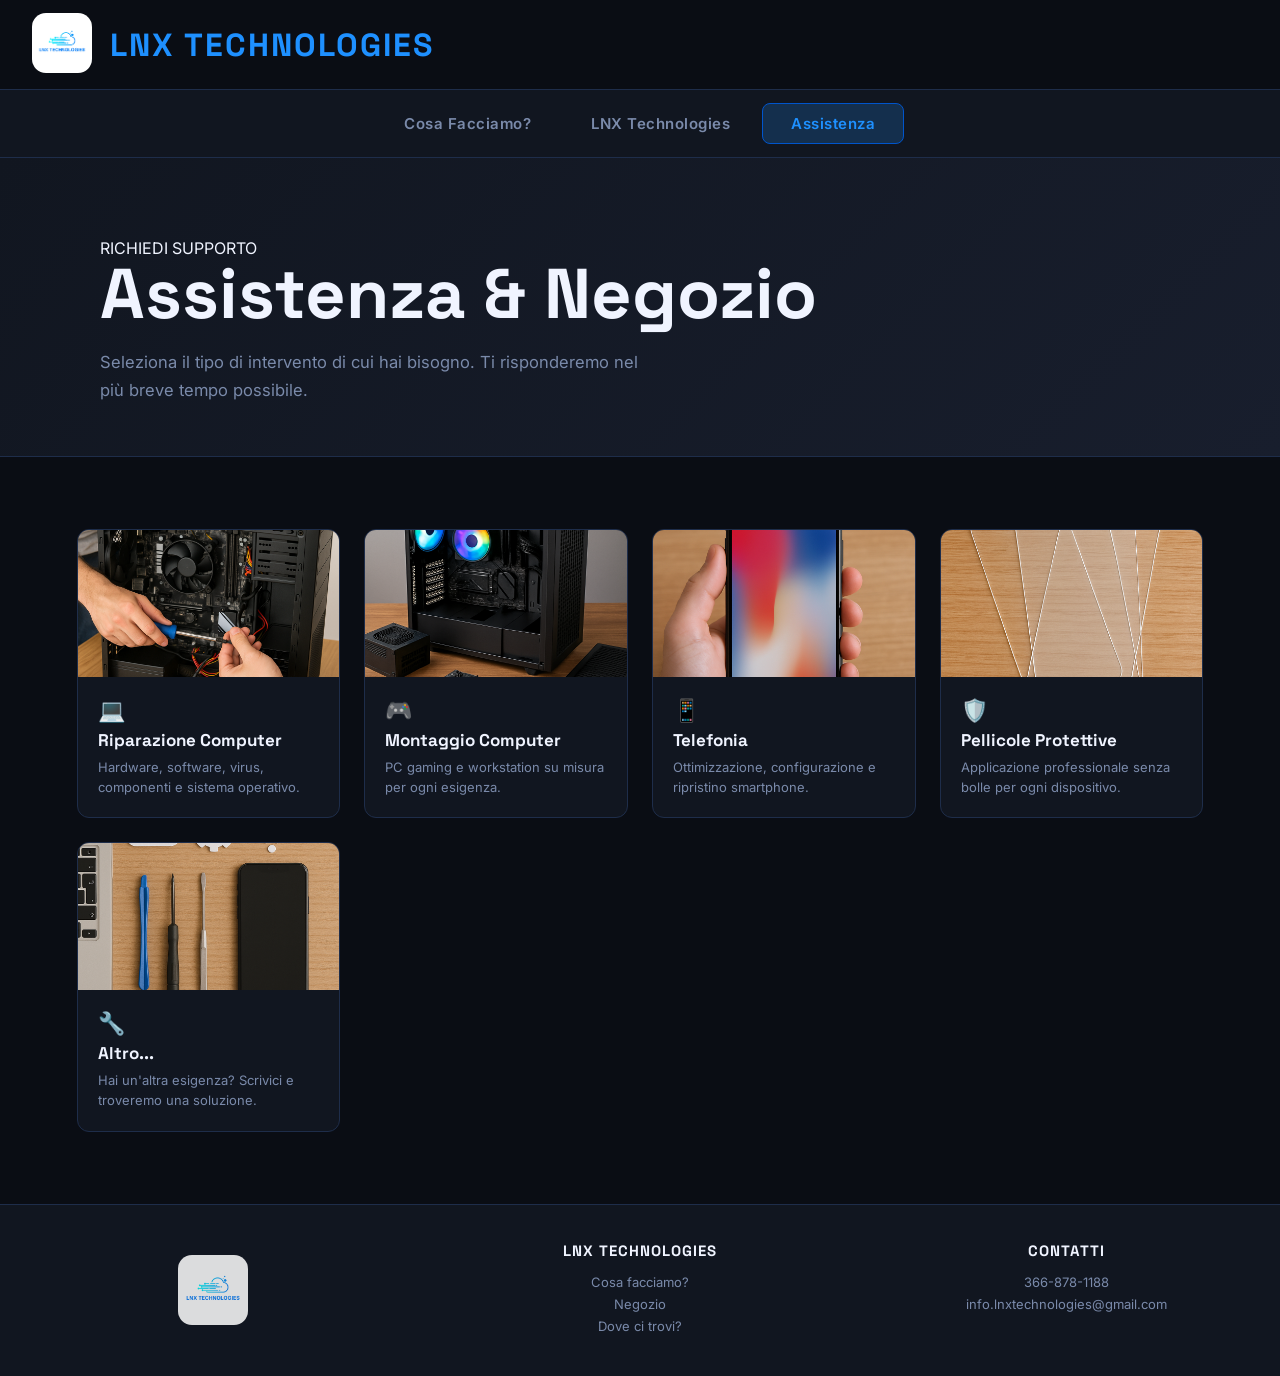
<file: LNX_Technologies/html/Assistenza.html>
<!DOCTYPE html>
<html lang="it">
<head>
  <meta charset="UTF-8">
  <meta name="viewport" content="width=device-width, initial-scale=1.0">
  <title>LNX Technologies — Assistenza</title>
  <link rel="stylesheet" href="../css/style.css">
  <link rel="stylesheet" href="../css/cssAssistenza.css">
  <link rel="icon" type="image/png" href="favicon/favicon-96x96.png" sizes="96x96">
  <link rel="icon" type="image/svg+xml" href="favicon/favicon.svg">
  <link rel="shortcut icon" href="favicon/favicon.ico">
  <link rel="apple-touch-icon" sizes="180x180" href="favicon/apple-touch-icon.png">
  <meta name="apple-mobile-web-app-title" content="LNX">
  <link rel="manifest" href="favicon/site.webmanifest">
</head>
<body>
<main>
<div class="page-wrap">

  <!-- HEADER -->
  <div class="header">
    <picture class="imageUp">
      <img src="../img/LNX_logo.png" alt="Logo LNX Technologies">
    </picture>
    <h1 class="titoloPagina">LNX TECHNOLOGIES</h1>
  </div>

  <!-- NAVBAR -->
  <div class="nav-container">
    <div class="nav-item"><a href="../html/CosaFacciamo.html">Cosa Facciamo?</a></div>
    <div class="nav-item"><a href="../html/Home.html">LNX Technologies</a></div>
    <div class="nav-item"><a href="../html/Assistenza.html" class="active">Assistenza</a></div>
  </div>

  <!-- PAGE HERO -->
  <section class="assistenza-hero">
    <p class="section-label">RICHIEDI SUPPORTO</p>
    <h2 class="assistenza-title">Assistenza & Negozio</h2>
    <p class="assistenza-lead">Seleziona il tipo di intervento di cui hai bisogno. Ti risponderemo nel più breve tempo possibile.</p>
  </section>

  <!-- SERVIZI CARDS -->
  <section class="servizi-section">
    <div class="servizi-grid">

      <div class="servizio-card" onclick="openModal(1)">
        <div class="servizio-img-wrap">
          <img src="../img/Riparazione.png" alt="Riparazione Computer" class="servizio-img">
          <div class="servizio-overlay">
            <span class="servizio-overlay-label">Clicca per richiedere →</span>
          </div>
        </div>
        <div class="servizio-info">
          <span class="servizio-icon">💻</span>
          <h3>Riparazione Computer</h3>
          <p>Hardware, software, virus, componenti e sistema operativo.</p>
        </div>
      </div>

      <div class="servizio-card" onclick="openModal(2)">
        <div class="servizio-img-wrap">
          <img src="../img/Gaming.png" alt="Montaggio Computer" class="servizio-img">
          <div class="servizio-overlay">
            <span class="servizio-overlay-label">Clicca per richiedere →</span>
          </div>
        </div>
        <div class="servizio-info">
          <span class="servizio-icon">🎮</span>
          <h3>Montaggio Computer</h3>
          <p>PC gaming e workstation su misura per ogni esigenza.</p>
        </div>
      </div>

      <div class="servizio-card" onclick="openModal(3)">
        <div class="servizio-img-wrap">
          <img src="../img/Telefono.png" alt="Telefonia" class="servizio-img">
          <div class="servizio-overlay">
            <span class="servizio-overlay-label">Clicca per richiedere →</span>
          </div>
        </div>
        <div class="servizio-info">
          <span class="servizio-icon">📱</span>
          <h3>Telefonia</h3>
          <p>Ottimizzazione, configurazione e ripristino smartphone.</p>
        </div>
      </div>

      <div class="servizio-card" onclick="openModal(4)">
        <div class="servizio-img-wrap">
          <img src="../img/Pellicole.png" alt="Pellicole Protettive" class="servizio-img">
          <div class="servizio-overlay">
            <span class="servizio-overlay-label">Clicca per richiedere →</span>
          </div>
        </div>
        <div class="servizio-info">
          <span class="servizio-icon">🛡️</span>
          <h3>Pellicole Protettive</h3>
          <p>Applicazione professionale senza bolle per ogni dispositivo.</p>
        </div>
      </div>

      <div class="servizio-card" onclick="openModal(5)">
        <div class="servizio-img-wrap">
          <img src="../img/Altro.png" alt="Altro" class="servizio-img">
          <div class="servizio-overlay">
            <span class="servizio-overlay-label">Clicca per richiedere →</span>
          </div>
        </div>
        <div class="servizio-info">
          <span class="servizio-icon">🔧</span>
          <h3>Altro...</h3>
          <p>Hai un'altra esigenza? Scrivici e troveremo una soluzione.</p>
        </div>
      </div>

    </div>
  </section>

  <!-- FOOTER -->
  <div class="footer">
    <div class="columns1"><img class="logoF" src="../img/LNX_logo.png" alt="Logo"></div>
    <div class="columns2">
      <h3 class="TitoloFooter">LNX Technologies</h3>
      <p class="descrizioniF"><a class="linkFooter" href="../html/CosaFacciamo.html">Cosa facciamo?</a></p>
      <p class="descrizioniF"><a class="linkFooter" href="../html/Assistenza.html">Negozio</a></p>
      <p class="descrizioniF"><a class="linkFooter" href="#DoveciTrovi">Dove ci trovi?</a></p>
    </div>
    <div class="columns3">
      <h3 class="TitoloFooter">Contatti</h3>
      <p class="descrizioniF">366-878-1188</p>
      <p class="descrizioniF">info.lnxtechnologies@gmail.com</p>
    </div>
  </div>

</div>

<!-- ══════════════ MODALS ══════════════ -->

<!-- Dati per ogni form -->
<script>
const FORMS = [
  { id: 1, titolo: 'Riparazione Computer' },
  { id: 2, titolo: 'Montaggio Computer'   },
  { id: 3, titolo: 'Telefonia'            },
  { id: 4, titolo: 'Pellicole Protettive' },
  { id: 5, titolo: 'Altro...'             },
];
</script>

<!-- Modal template (uno solo, riutilizzato) -->
<div id="modal-overlay" class="modal-overlay" onclick="handleOverlayClick(event)">
  <div class="modal-box" id="modal-box">
    <button class="modal-close" onclick="closeModal()">✕</button>
    <div class="modal-header">
      <span class="modal-tag">RICHIESTA INTERVENTO</span>
      <h2 class="modal-title" id="modal-title">—</h2>
    </div>
    <form class="modal-form" id="modal-form" onsubmit="handleSubmit(event)">
      <input type="hidden" id="tipo-intervento" name="tipo">

      <label>Descrizione del problema
        <textarea name="problema" placeholder="Descrivi brevemente il problema..." required rows="4"></textarea>
      </label>

      <div class="form-row">
        <label>Numero di telefono
          <input type="tel" name="telefono" placeholder="Es. 366-1234567" required>
        </label>
        <label>Indirizzo e-mail
          <input type="email" name="email" placeholder="Es. esempio@email.com" required>
        </label>
      </div>

      <p class="form-note">Per una risposta più rapida contattaci direttamente: <strong>366-878-1188</strong> | <strong>info.lnxtechnologies@gmail.com</strong></p>

      <button type="submit" class="btn-invia">Invia richiesta</button>
    </form>
  </div>
</div>

</main>

<script>
function openModal(id) {
  const form = FORMS.find(f => f.id === id);
  document.getElementById('modal-title').textContent = form.titolo;
  document.getElementById('tipo-intervento').value = form.titolo;
  document.getElementById('modal-form').reset();
  document.getElementById('modal-overlay').classList.add('modal-open');
}

function closeModal() {
  document.getElementById('modal-overlay').classList.remove('modal-open');
}

function handleOverlayClick(e) {
  if (e.target === document.getElementById('modal-overlay')) closeModal();
}

function handleSubmit(e) {
  e.preventDefault();
  const btn = e.target.querySelector('.btn-invia');
  btn.textContent = '✓ Richiesta inviata!';
  btn.style.background = '#00aa55';
  setTimeout(closeModal, 1800);
}
</script>
</body>
</html>
</file>
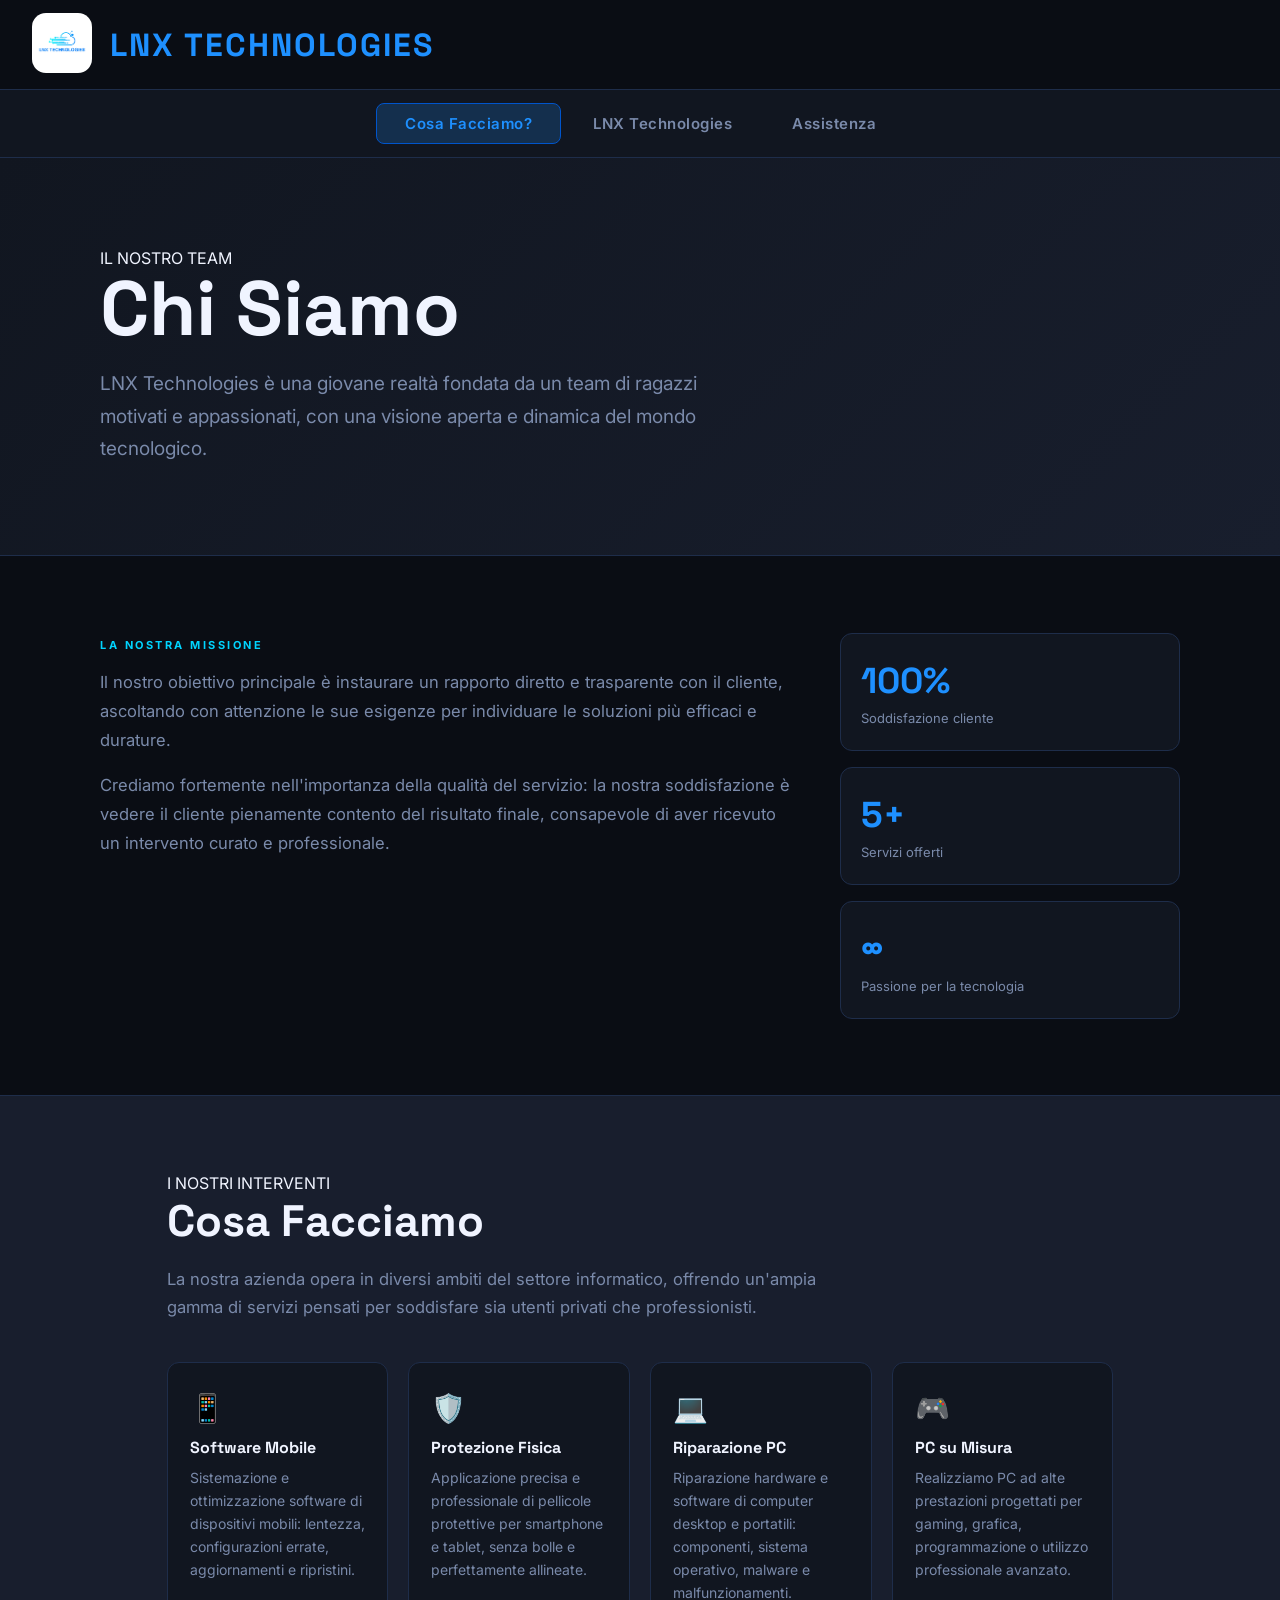
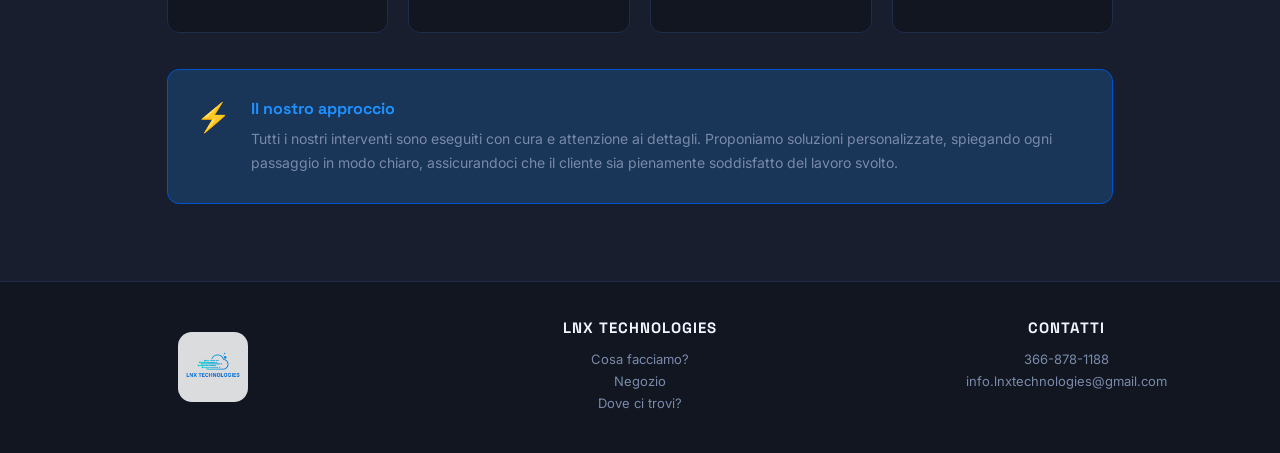
<file: LNX_Technologies/html/CosaFacciamo.html>
<!DOCTYPE html>
<html lang="it">
<head>
  <meta charset="UTF-8">
  <meta name="viewport" content="width=device-width, initial-scale=1.0">
  <title>LNX Technologies — Chi Siamo</title>
  <link rel="stylesheet" href="../css/style.css">
  <link rel="stylesheet" href="../css/cssCosaFacciamo.css">
  <link rel="icon" type="image/png" href="favicon/favicon-96x96.png" sizes="96x96">
  <link rel="icon" type="image/svg+xml" href="favicon/favicon.svg">
  <link rel="shortcut icon" href="favicon/favicon.ico">
  <link rel="apple-touch-icon" sizes="180x180" href="favicon/apple-touch-icon.png">
  <meta name="apple-mobile-web-app-title" content="LNX">
  <link rel="manifest" href="favicon/site.webmanifest">
</head>
<body>
<main>
<div class="page-wrap">

  <!-- HEADER -->
  <div class="header">
    <picture class="imageUp">
      <img src="../img/LNX_logo.png" alt="Logo LNX Technologies">
    </picture>
    <h1 class="titoloPagina">LNX TECHNOLOGIES</h1>
  </div>

  <!-- NAVBAR -->
  <div class="nav-container">
    <div class="nav-item"><a href="../html/CosaFacciamo.html" class="active">Cosa Facciamo?</a></div>
    <div class="nav-item"><a href="../html/Home.html">LNX Technologies</a></div>
    <div class="nav-item"><a href="../html/Assistenza.html">Assistenza</a></div>
  </div>

  <!-- CHI SIAMO HERO -->
  <section class="about-hero">
    <div class="about-hero-inner">
      <p class="section-label">IL NOSTRO TEAM</p>
      <h2 class="about-title">Chi Siamo</h2>
      <p class="about-lead">LNX Technologies è una giovane realtà fondata da un team di ragazzi motivati e appassionati, con una visione aperta e dinamica del mondo tecnologico.</p>
    </div>
  </section>

  <!-- ABOUT CONTENT -->
  <section class="about-section">
    <div class="about-grid">
      <div class="about-text-block">
        <span class="about-tag">La nostra missione</span>
        <p class="about-body">Il nostro obiettivo principale è instaurare un rapporto diretto e trasparente con il cliente, ascoltando con attenzione le sue esigenze per individuare le soluzioni più efficaci e durature.</p>
        <p class="about-body">Crediamo fortemente nell'importanza della qualità del servizio: la nostra soddisfazione è vedere il cliente pienamente contento del risultato finale, consapevole di aver ricevuto un intervento curato e professionale.</p>
      </div>
      <div class="about-stat-col">
        <div class="stat-card">
          <span class="stat-num">100%</span>
          <span class="stat-label">Soddisfazione cliente</span>
        </div>
        <div class="stat-card">
          <span class="stat-num">5+</span>
          <span class="stat-label">Servizi offerti</span>
        </div>
        <div class="stat-card">
          <span class="stat-num">∞</span>
          <span class="stat-label">Passione per la tecnologia</span>
        </div>
      </div>
    </div>
  </section>

  <!-- COSA FACCIAMO -->
  <section class="services-detail-section">
    <div class="services-detail-inner">
      <p class="section-label">I NOSTRI INTERVENTI</p>
      <h2 class="section-title-cf">Cosa Facciamo</h2>
      <p class="services-intro">La nostra azienda opera in diversi ambiti del settore informatico, offrendo un'ampia gamma di servizi pensati per soddisfare sia utenti privati che professionisti.</p>

      <div class="detail-grid">
        <div class="detail-card">
          <div class="detail-icon">📱</div>
          <h3>Software Mobile</h3>
          <p>Sistemazione e ottimizzazione software di dispositivi mobili: lentezza, configurazioni errate, aggiornamenti e ripristini.</p>
        </div>
        <div class="detail-card">
          <div class="detail-icon">🛡️</div>
          <h3>Protezione Fisica</h3>
          <p>Applicazione precisa e professionale di pellicole protettive per smartphone e tablet, senza bolle e perfettamente allineate.</p>
        </div>
        <div class="detail-card">
          <div class="detail-icon">💻</div>
          <h3>Riparazione PC</h3>
          <p>Riparazione hardware e software di computer desktop e portatili: componenti, sistema operativo, malware e malfunzionamenti.</p>
        </div>
        <div class="detail-card">
          <div class="detail-icon">🎮</div>
          <h3>PC su Misura</h3>
          <p>Realizziamo PC ad alte prestazioni progettati per gaming, grafica, programmazione o utilizzo professionale avanzato.</p>
        </div>
      </div>

      <div class="approach-box">
        <span class="approach-icon">⚡</span>
        <div>
          <h4>Il nostro approccio</h4>
          <p>Tutti i nostri interventi sono eseguiti con cura e attenzione ai dettagli. Proponiamo soluzioni personalizzate, spiegando ogni passaggio in modo chiaro, assicurandoci che il cliente sia pienamente soddisfatto del lavoro svolto.</p>
        </div>
      </div>
    </div>
  </section>

  <!-- FOOTER -->
  <div class="footer">
    <div class="columns1"><img class="logoF" src="../img/LNX_logo.png" alt="Logo"></div>
    <div class="columns2">
      <h3 class="TitoloFooter">LNX Technologies</h3>
      <p class="descrizioniF"><a class="linkFooter" href="../html/CosaFacciamo.html">Cosa facciamo?</a></p>
      <p class="descrizioniF"><a class="linkFooter" href="../html/Assistenza.html">Negozio</a></p>
      <p class="descrizioniF"><a class="linkFooter" href="#DoveciTrovi">Dove ci trovi?</a></p>
    </div>
    <div class="columns3">
      <h3 class="TitoloFooter">Contatti</h3>
      <p class="descrizioniF">366-878-1188</p>
      <p class="descrizioniF">info.lnxtechnologies@gmail.com</p>
    </div>
  </div>

</div>
</main>
</body>
</html>
</file>
<file: LNX_Technologies/css/style.css>
/* ══════════════════════════════════════════
   LNX TECHNOLOGIES — style.css (condiviso)
   ══════════════════════════════════════════ */

@import url('https://fonts.googleapis.com/css2?family=Inter:wght@300;400;500;600;700;900&family=Space+Grotesk:wght@400;500;700&display=swap');

/* ── Reset & base ── */
*, *::before, *::after { box-sizing: border-box; margin: 0; padding: 0; }

:root {
  --bg:        #0a0d14;
  --bg2:       #111620;
  --bg3:       #181e2d;
  --blue:      #1e90ff;
  --blue-dark: #0055cc;
  --blue-glow: #1e90ff33;
  --cyan:      #00d4ff;
  --white:     #f0f4ff;
  --muted:     #7a8aaa;
  --border:    #1e2d4a;
  --nav-h:     68px;
  --radius:    12px;
}

html, body {
  margin: 0; padding: 0;
  overflow-x: hidden;
  width: 100%;
  background: var(--bg);
  color: var(--white);
  font-family: 'Inter', sans-serif;
  -webkit-font-smoothing: antialiased;
}

/* ── HEADER ── */
.header {
  width: 100%;
  height: 90px;
  display: flex;
  align-items: center;
  gap: 18px;
  padding: 0 32px;
  background: var(--bg);
  border-bottom: 1px solid var(--border);
}

.imageUp img {
  width: 60px;
  height: 60px;
  border-radius: 14px;
  object-fit: contain;
}

.titoloPagina {
  font-family: 'Space Grotesk', sans-serif;
  font-size: clamp(22px, 2.5vw, 36px);
  font-weight: 700;
  color: var(--blue);
  letter-spacing: 2px;
  text-transform: uppercase;
}

/* ── NAVBAR ── */
.nav-container {
  width: 100%;
  height: var(--nav-h);
  background: var(--bg2);
  border-bottom: 1px solid var(--border);
  display: flex;
  justify-content: center;
  align-items: center;
  gap: 4px;
  position: sticky;
  top: 0;
  z-index: 100;
  backdrop-filter: blur(8px);
}

.nav-item a {
  display: block;
  color: var(--muted);
  text-align: center;
  padding: 10px 28px;
  text-decoration: none;
  font-family: 'Inter', sans-serif;
  font-size: 15px;
  font-weight: 600;
  letter-spacing: 0.5px;
  border-radius: 8px;
  transition: color 0.2s, background 0.2s;
}

.nav-item a:hover {
  color: var(--white);
  background: var(--blue-glow);
}

.nav-item a.active {
  color: var(--blue);
  background: var(--blue-glow);
  border: 1px solid var(--blue-dark);
}

/* ── FOOTER ── */
.footer {
  display: grid;
  grid-template-columns: 1fr 1fr 1fr;
  background: var(--bg2);
  border-top: 1px solid var(--border);
  margin-top: auto;
}

.columns1 {
  background: var(--bg2);
  padding: 36px 24px;
  display: flex;
  align-items: center;
  justify-content: center;
}

.columns2, .columns3 {
  background: var(--bg2);
  padding: 36px 24px;
  text-align: center;
}

.logoF {
  width: 70px;
  height: 70px;
  border-radius: 14px;
  object-fit: contain;
  opacity: 0.85;
}

.TitoloFooter {
  color: var(--white);
  font-family: 'Space Grotesk', sans-serif;
  font-size: 15px;
  font-weight: 700;
  letter-spacing: 1px;
  text-transform: uppercase;
  margin-bottom: 14px;
}

.descrizioniF {
  color: var(--muted);
  font-size: 13px;
  margin: 6px 0;
  font-family: 'Inter', sans-serif;
}

.linkFooter:link, .linkFooter:visited {
  color: var(--muted);
  text-decoration: none;
  transition: color 0.2s;
}
.linkFooter:hover { color: var(--cyan); }
.linkFooter:active { color: var(--white); }

/* ── UTILS ── */
.vuoto { height: 0; }

/* ── RESPONSIVE MOBILE ── */
@media (max-width: 700px) {
  .header { padding: 0 16px; height: 70px; }
  .imageUp img { width: 44px; height: 44px; }
  .titoloPagina { font-size: 18px; letter-spacing: 1px; }

  .nav-container { height: auto; flex-direction: column; gap: 0; }
  .nav-item { width: 100%; }
  .nav-item a { padding: 14px 20px; border-radius: 0; border-bottom: 1px solid var(--border); }

  .footer { grid-template-columns: 1fr; }
  .columns1, .columns2, .columns3 { padding: 24px 16px; border-bottom: 1px solid var(--border); }
  .logoF { width: 50px; height: 50px; }
  .TitoloFooter { font-size: 13px; }
  .descrizioniF { font-size: 11px; }
}

@media (min-width: 701px) and (max-width: 1099px) {
  .nav-container { height: auto; flex-direction: column; gap: 0; }
  .nav-item { width: 100%; }
  .nav-item a { padding: 14px 20px; border-radius: 0; }
}
</file>
<file: LNX_Technologies/css/cssAssistenza.css>
/* ════════════════════════════
   cssAssistenza.css
   ════════════════════════════ */

.page-wrap {
  min-height: 100vh;
  display: flex;
  flex-direction: column;
  background: var(--bg);
}

/* ── HERO ── */
.assistenza-hero {
  padding: clamp(48px, 7vw, 80px) clamp(24px, 8vw, 100px) clamp(32px, 4vw, 56px);
  background: linear-gradient(135deg, var(--bg2) 0%, var(--bg3) 100%);
  border-bottom: 1px solid var(--border);
}

.assistenza-title {
  font-family: 'Space Grotesk', sans-serif;
  font-size: clamp(32px, 5.5vw, 72px);
  font-weight: 700;
  color: var(--white);
  margin-bottom: 16px;
  line-height: 1.05;
}

.assistenza-lead {
  font-size: clamp(14px, 1.3vw, 17px);
  color: var(--muted);
  max-width: 560px;
  line-height: 1.7;
}

/* ── SERVIZI GRID ── */
.servizi-section {
  padding: clamp(40px, 6vw, 72px) clamp(24px, 6vw, 80px);
  flex: 1;
}

.servizi-grid {
  display: grid;
  grid-template-columns: repeat(auto-fill, minmax(260px, 1fr));
  gap: 24px;
  max-width: 1200px;
  margin: 0 auto;
}

/* ── SERVIZIO CARD ── */
.servizio-card {
  background: var(--bg2);
  border: 1px solid var(--border);
  border-radius: var(--radius);
  overflow: hidden;
  cursor: pointer;
  transition: border-color 0.2s, transform 0.2s, box-shadow 0.2s;
  display: flex;
  flex-direction: column;
}

.servizio-card:hover {
  border-color: var(--blue);
  transform: translateY(-5px);
  box-shadow: 0 12px 40px rgba(30, 144, 255, 0.15);
}

.servizio-img-wrap {
  position: relative;
  width: 100%;
  aspect-ratio: 16 / 9;
  overflow: hidden;
}

.servizio-img {
  width: 100%;
  height: 100%;
  object-fit: cover;
  display: block;
  transition: transform 0.4s ease;
}

.servizio-card:hover .servizio-img { transform: scale(1.05); }

.servizio-overlay {
  position: absolute;
  inset: 0;
  background: rgba(30, 144, 255, 0.75);
  display: flex;
  align-items: center;
  justify-content: center;
  opacity: 0;
  transition: opacity 0.3s;
}

.servizio-card:hover .servizio-overlay { opacity: 1; }

.servizio-overlay-label {
  color: #fff;
  font-weight: 700;
  font-size: 15px;
  letter-spacing: 0.5px;
}

.servizio-info {
  padding: 20px;
  display: flex;
  flex-direction: column;
  gap: 6px;
}

.servizio-icon { font-size: 22px; }

.servizio-info h3 {
  font-family: 'Space Grotesk', sans-serif;
  font-size: 17px;
  font-weight: 700;
  color: var(--white);
}

.servizio-info p {
  font-size: 13px;
  color: var(--muted);
  line-height: 1.55;
}

/* ── MODAL ── */
.modal-overlay {
  display: none;
  position: fixed;
  inset: 0;
  z-index: 9999;
  background: rgba(0, 0, 0, 0.7);
  backdrop-filter: blur(4px);
  align-items: center;
  justify-content: center;
  padding: 20px;
}

.modal-overlay.modal-open {
  display: flex;
}

.modal-box {
  background: var(--bg2);
  border: 1px solid var(--border);
  border-radius: 16px;
  width: 100%;
  max-width: 580px;
  max-height: 90vh;
  overflow-y: auto;
  padding: 36px 32px;
  position: relative;
  box-shadow: 0 24px 80px rgba(0, 0, 0, 0.6);
  animation: modal-in 0.25s ease;
}

@keyframes modal-in {
  from { opacity: 0; transform: translateY(16px) scale(0.97); }
  to   { opacity: 1; transform: translateY(0) scale(1); }
}

.modal-close {
  position: absolute;
  top: 16px; right: 16px;
  background: var(--bg3);
  border: 1px solid var(--border);
  color: var(--muted);
  width: 34px; height: 34px;
  border-radius: 8px;
  font-size: 16px;
  cursor: pointer;
  display: flex; align-items: center; justify-content: center;
  transition: color 0.2s, border-color 0.2s;
}
.modal-close:hover { color: var(--white); border-color: var(--blue); }

.modal-header { margin-bottom: 24px; }

.modal-tag {
  display: inline-block;
  font-size: 10px;
  font-weight: 700;
  letter-spacing: 2.5px;
  color: var(--cyan);
  text-transform: uppercase;
  margin-bottom: 8px;
}

.modal-title {
  font-family: 'Space Grotesk', sans-serif;
  font-size: 24px;
  font-weight: 700;
  color: var(--white);
}

/* ── FORM ── */
.modal-form {
  display: flex;
  flex-direction: column;
  gap: 16px;
}

.modal-form label {
  display: flex;
  flex-direction: column;
  gap: 6px;
  font-size: 13px;
  font-weight: 600;
  color: var(--muted);
  letter-spacing: 0.3px;
}

.modal-form textarea,
.modal-form input[type="tel"],
.modal-form input[type="email"] {
  width: 100%;
  background: var(--bg3);
  border: 1px solid var(--border);
  border-radius: 8px;
  color: var(--white);
  font-size: 14px;
  font-family: 'Inter', sans-serif;
  padding: 12px 14px;
  outline: none;
  transition: border-color 0.2s;
  resize: vertical;
  box-sizing: border-box;
}

.modal-form textarea:focus,
.modal-form input:focus {
  border-color: var(--blue);
}

.modal-form textarea::placeholder,
.modal-form input::placeholder { color: #3a4a6a; }

.form-row {
  display: grid;
  grid-template-columns: 1fr 1fr;
  gap: 14px;
}

.form-note {
  font-size: 12px;
  color: var(--muted);
  line-height: 1.6;
  background: var(--bg3);
  border-radius: 8px;
  padding: 12px 14px;
  border-left: 3px solid var(--blue-dark);
}

.btn-invia {
  background: var(--blue);
  color: #fff;
  border: none;
  border-radius: 8px;
  font-family: 'Inter', sans-serif;
  font-size: 15px;
  font-weight: 700;
  padding: 14px 24px;
  cursor: pointer;
  transition: background 0.2s, transform 0.15s;
  margin-top: 4px;
}
.btn-invia:hover {
  background: var(--blue-dark);
  transform: translateY(-1px);
}

/* ── RESPONSIVE ── */
@media (max-width: 600px) {
  .servizi-grid { grid-template-columns: 1fr; }
  .modal-box { padding: 24px 18px; }
  .form-row { grid-template-columns: 1fr; }
}
</file>
<file: LNX_Technologies/css/cssCosaFacciamo.css>
/* ════════════════════════════
   cssCosaFacciamo.css
   ════════════════════════════ */

.page-wrap {
  min-height: 100vh;
  display: flex;
  flex-direction: column;
  background: var(--bg);
}

/* ── ABOUT HERO ── */
.about-hero {
  background: linear-gradient(135deg, var(--bg2) 0%, var(--bg3) 100%);
  border-bottom: 1px solid var(--border);
  padding: clamp(48px, 7vw, 100px) clamp(24px, 8vw, 100px);
}

.about-title {
  font-family: 'Space Grotesk', sans-serif;
  font-size: clamp(36px, 6vw, 80px);
  font-weight: 700;
  color: var(--white);
  line-height: 1.05;
  margin-bottom: 20px;
}

.about-lead {
  font-size: clamp(15px, 1.5vw, 19px);
  color: var(--muted);
  max-width: 640px;
  line-height: 1.7;
}

/* ── ABOUT SECTION ── */
.about-section {
  padding: clamp(40px, 6vw, 80px) clamp(24px, 8vw, 100px);
  background: var(--bg);
}

.about-grid {
  display: grid;
  grid-template-columns: 1fr 340px;
  gap: 48px;
  align-items: start;
}

.about-tag {
  display: inline-block;
  font-size: 11px;
  font-weight: 700;
  letter-spacing: 2.5px;
  color: var(--cyan);
  text-transform: uppercase;
  margin-bottom: 16px;
}

.about-body {
  font-size: clamp(14px, 1.3vw, 17px);
  color: var(--muted);
  line-height: 1.75;
  margin-bottom: 16px;
}

/* Stat cards */
.about-stat-col {
  display: flex;
  flex-direction: column;
  gap: 16px;
}

.stat-card {
  background: var(--bg2);
  border: 1px solid var(--border);
  border-radius: var(--radius);
  padding: 24px 20px;
  display: flex;
  flex-direction: column;
  gap: 6px;
  transition: border-color 0.2s;
}
.stat-card:hover { border-color: var(--blue); }

.stat-num {
  font-family: 'Space Grotesk', sans-serif;
  font-size: 36px;
  font-weight: 700;
  color: var(--blue);
}

.stat-label {
  font-size: 13px;
  color: var(--muted);
}

/* ── SERVICES DETAIL ── */
.services-detail-section {
  background: var(--bg3);
  border-top: 1px solid var(--border);
  padding: clamp(40px, 6vw, 80px) 0;
}

.services-detail-inner {
  max-width: 1100px;
  margin: 0 auto;
  padding: 0 clamp(24px, 6vw, 80px);
}

.section-title-cf {
  font-family: 'Space Grotesk', sans-serif;
  font-size: clamp(24px, 3.5vw, 44px);
  font-weight: 700;
  color: var(--white);
  margin-bottom: 16px;
}

.services-intro {
  font-size: clamp(14px, 1.3vw, 17px);
  color: var(--muted);
  max-width: 700px;
  line-height: 1.7;
  margin-bottom: 40px;
}

.detail-grid {
  display: grid;
  grid-template-columns: repeat(auto-fit, minmax(220px, 1fr));
  gap: 20px;
  margin-bottom: 36px;
}

.detail-card {
  background: var(--bg2);
  border: 1px solid var(--border);
  border-radius: var(--radius);
  padding: 28px 22px;
  transition: border-color 0.2s, transform 0.2s;
}
.detail-card:hover {
  border-color: var(--blue);
  transform: translateY(-4px);
}

.detail-icon {
  font-size: 28px;
  margin-bottom: 12px;
}

.detail-card h3 {
  font-family: 'Space Grotesk', sans-serif;
  font-size: 16px;
  font-weight: 700;
  color: var(--white);
  margin-bottom: 8px;
}

.detail-card p {
  font-size: 14px;
  color: var(--muted);
  line-height: 1.65;
}

/* Approach box */
.approach-box {
  background: var(--blue-glow);
  border: 1px solid var(--blue-dark);
  border-radius: var(--radius);
  padding: 28px 28px;
  display: flex;
  gap: 20px;
  align-items: flex-start;
}

.approach-icon {
  font-size: 28px;
  flex-shrink: 0;
  margin-top: 2px;
}

.approach-box h4 {
  font-family: 'Space Grotesk', sans-serif;
  font-size: 16px;
  font-weight: 700;
  color: var(--blue);
  margin-bottom: 8px;
}

.approach-box p {
  font-size: 14px;
  color: var(--muted);
  line-height: 1.7;
}

/* ── RESPONSIVE ── */
@media (max-width: 900px) {
  .about-grid { grid-template-columns: 1fr; }
  .about-stat-col { flex-direction: row; flex-wrap: wrap; }
  .stat-card { flex: 1; min-width: 140px; }
}

@media (max-width: 600px) {
  .detail-grid { grid-template-columns: 1fr; }
  .approach-box { flex-direction: column; gap: 12px; }
  .about-stat-col { flex-direction: column; }
}
</file>
